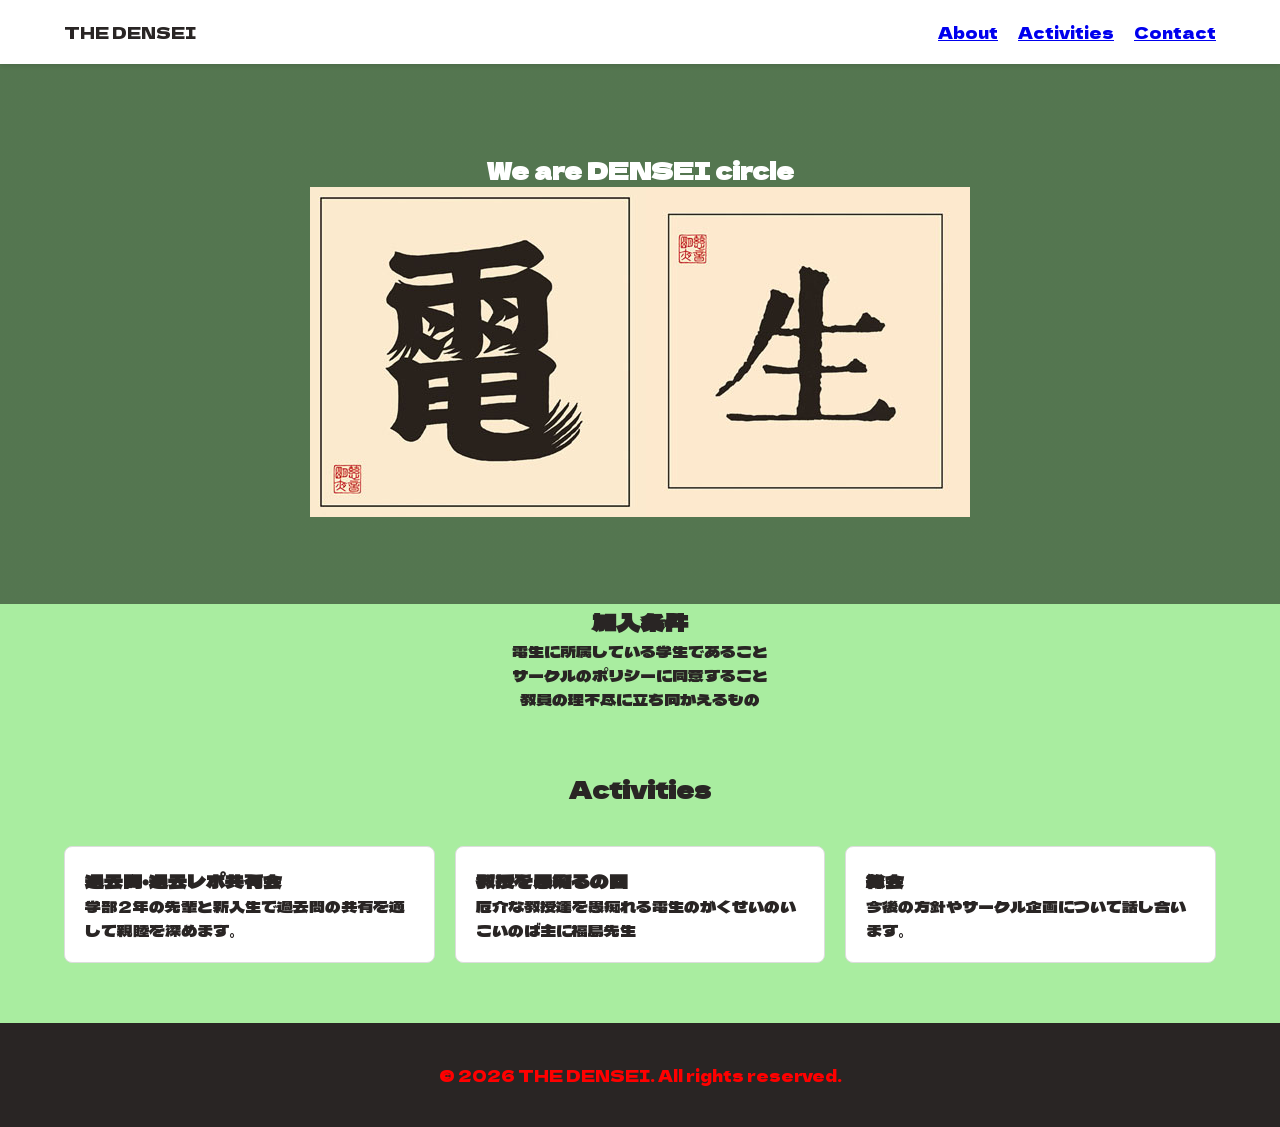
<file: group-work-starter/index.html>
<!DOCTYPE html>
<html lang="ja">
<head>
    <meta charset="UTF-8">
    <meta name="viewport" content="width=device-width, initial-scale=1.0">
    <title>DENSEI circle HP</title>
    <link rel="stylesheet" href="style.css">
    <link rel="preconnect" href="https://fonts.googleapis.com">
    <link rel="preconnect" href="https://fonts.gstatic.com" crossorigin>
    <link href="https://fonts.googleapis.com/css2?family=Dela+Gothic+One&display=swap" rel="stylesheet">
</head>
<body>

    <!-- [Rebuttal: なぜ header タグを使うのか？] 
         単なる div ではなく、文書の「頭」であることを検索エンジンや支援技術に伝えるため。-->
    <header class="header">
        <div class="logo">THE DENSEI</div>
        <nav class="nav">
            <ul class="nav-list">
                <li><a href="#">About</a></li>
                <li><a href="#">Activities</a></li>
                <li><a href="#">Contact</a></li>
            </ul>
        </nav>
    </header>

    <main>
        <!-- ヒーローセクション: キャッチコピーと背景画像 -->
        <section class="hero">
            <h1>We are DENSEI circle</h1>
            <img src="densei.jpg" alt="電生テーマ画像">
        </section>

        <section class="condition">
            <h2 class="list-condition">加入条件</h2>
            <ol>
                <li>電生に所属している学生であること</li>
                <li>サークルのポリシーに同意すること</li>
                <li>教員の理不尽に立ち向かえるもの</li>
            </ol>
        </section>


        <!-- アクティビティ: Gridレイアウトの練習に最適 -->
        <section class="activities">
            <h2 class="section-title">Activities</h2>
            <div class="activity-grid">
                <div class="card">
                    <h3>過去問・過去レポ共有会</h3>
                    <p>学部２年の先輩と新入生で過去問の共有を通して親睦を深めます。</p>
                </div>
                <div class="card">
                    <h3>教授を愚痴るの回</h3>
                    <p>厄介な教授達を愚痴れる電生のがくせいのいこいのば主に福島先生</p>
                </div>
                <div class="card">
                    <h3>総会</h3>
                    <p>今後の方針やサークル企画について話し合います。</p>
                </div>
            </div>
        </section>
    </main>

    <footer class="footer">
        <p>&copy; 2026 THE DENSEI. All rights reserved.</p>
    </footer>

</body>
</html>
</file>
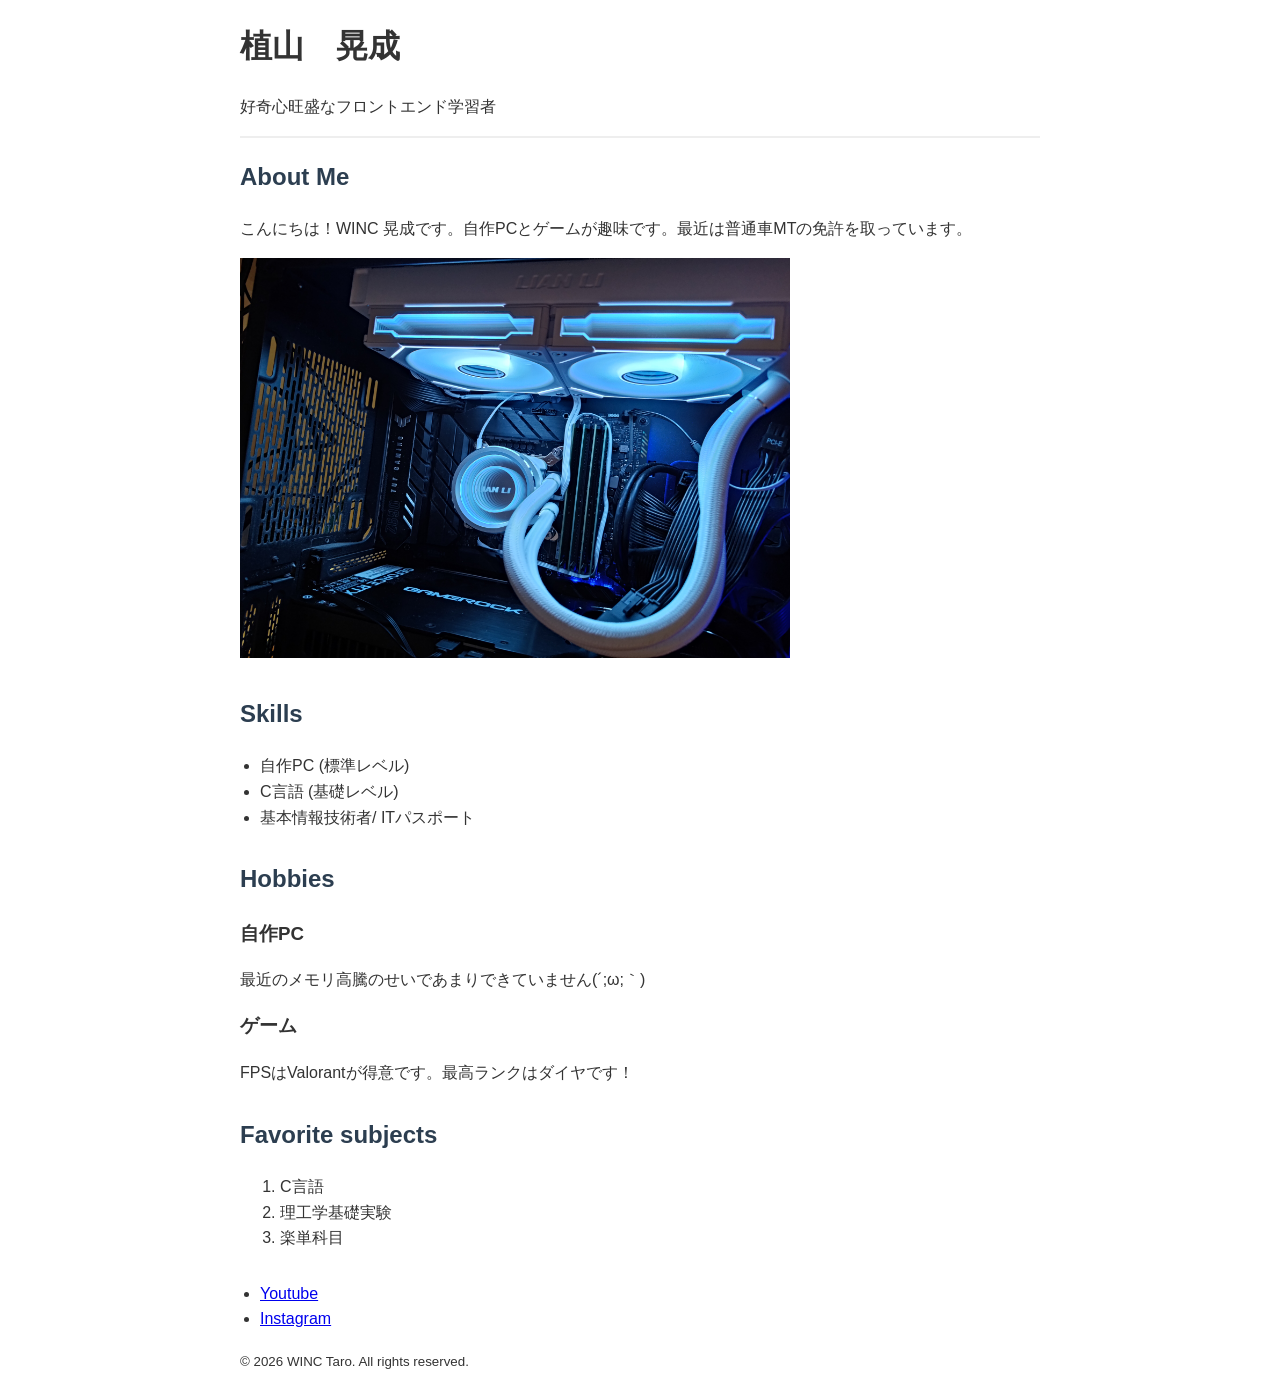
<file: project-core/index.html>
<!DOCTYPE html>
<html lang="ja">
<head>
    <meta charset="UTF-8">
    <meta name="viewport" content="width=device-width, initial-scale=1.0">
    <title>WINC Taro | Identity Card</title>
    <link rel="stylesheet" href="style.css">
</head>
<body>
    <header>
        <h1>植山　晃成</h1>
        <p>好奇心旺盛なフロントエンド学習者</p>
    </header>

    <main>
        <section id="about">
            <h2>About Me</h2>
            <p>こんにちは！WINC 晃成です。自作PCとゲームが趣味です。最近は普通車MTの免許を取っています。</p>
            <img src="pc.jpg" alt="自宅のPC環境の写真" width="550" height="400">
        </section>
        

        <section id="skills">
            <h2>Skills</h2>
            <ul>
                <li>自作PC (標準レベル)</li>
                <li>C言語 (基礎レベル)</li>
                <li>基本情報技術者/ ITパスポート</li>
            </ul>
        </section>

        <section id="hobbies">
            <h2>Hobbies</h2>
            <article>
                <h3>自作PC</h3>
                <p>最近のメモリ高騰のせいであまりできていません(´;ω;｀)</p>
            </article>
            <article>
                <h3>ゲーム</h3>
                <p>FPSはValorantが得意です。最高ランクはダイヤです！</p>
            </article>
        </section>

        <section id="skills">
            <h2>Favorite subjects</h2>
            <ol>
                <li>C言語</li>
                <li>理工学基礎実験</li>
                <li>楽単科目</li>
            </ol>
        </section>

    </main>

    <footer>
        <nav>
            <ul>
                <li><a href="https://www.youtube.com/channel/UCYJr3YnBxu-OpkUawmDAkxw">Youtube</a></li>
                <li><a href="https://www.instagram.com/ackiee_insta">Instagram</a></li>
            </ul>
        </nav>
        <p><small>&copy; 2026 WINC Taro. All rights reserved.</small></p>
    </footer>
</body>
</html>
</file>
<file: group-work-starter/style.css>
/* ==========================================================================
   CSS 変数 (Design Tokens)
   [Rebuttal: なぜ変数を使うのか？]
   色を直接 16 進数で書き込むと、後で「やっぱり青系に変えたい」となった時に
   全行修正する手間（計算コストとミス）が発生するため。
   ========================================================================== */
:root {
    --primary-color: #ea580c; /* サークルのテーマカラー */
    --text-color: #292524;
    --bg-color: #a9eda0;
    --card-bg: #ffffff;
    --gap: 20px;
}

/* 全体設定 */
* {
    margin: 0;
    padding: 0;
    box-sizing: border-box; /* [Critical] これがないと padding でサイズが狂う */
}

body {
    font-family: "Dela Gothic One", sans-serif;
    font-weight: 400;
    font-style: normal;
    color: var(--text-color);
    background-color: var(--bg-color);
}

/* ==========================================================================
   レイアウト (Flexbox & Grid)
   ========================================================================== */

/* ヘッダー: 横並び (Flexbox) */
.header {
    display: flex;
    justify-content: space-between;
    align-items: center;
    padding: 20px 5%;
    background-color: var(--card-bg);
    box-shadow: 0 2px 5px rgba(0,0,0,0.1);
}

.nav-list {
    display: flex;
    list-style: none;
    gap: var(--gap);
}

/* ヒーローエリア */
.hero {
    height: 60vh;
    display: flex;
    flex-direction: column;
    justify-content: center;
    align-items: center;
    text-align: center;
    background: linear-gradient(rgba(0,0,0,0.5), rgba(0,0,0,0.5)), url('https://via.placeholder.com/1200x600');
    background-size: cover;
    color: white;
}

/* アクティビティセクション: 面の配置 (Grid) */
.activities {
    padding: 60px 5%;
}

.section-title {
    text-align: center;
    margin-bottom: 40px;
}

.activity-grid {
    display: grid;
    /* [Rebuttal: なぜ 1fr ではなく 300px 固定にしないのか？]
       画面幅に応じて柔軟に伸び縮みさせることで、ある程度のレスポンシブ性を
       メディアクエリなしで確保するため。 */
    grid-template-columns: repeat(auto-fit, minmax(280px, 1fr));
    gap: var(--gap);
}

/* カードのデザイン */
.card {
    background-color: var(--card-bg);
    padding: 20px;
    border-radius: 8px;
    border: 1px solid #ddd;
    transition: transform 0.3s;
}

.card:hover {
    transform: translateY(-5px);
}

/* フッター */
.footer {
    text-align: center;
    padding: 40px;
    background-color: var(--text-color);
    color: red;
}

/*Fonts*/
.dela-gothic-one-regular {
  font-family: "Dela Gothic One", sans-serif;
  font-weight: 400;
  font-style: normal;
}

.condition {
    text-align: center;
}

.condition ul {
    padding: 0;
    margin: 0 auto;       
    width: fit-content;    
    text-align: center;     
}
</file>
<file: project-core/style.css>
/* Week 01: 構造の作成 (CSSは最小限) */

body {
    font-family: sans-serif;
    line-height: 1.6;
    max-width: 800px;
    margin: 20px auto;
    padding: 0 20px;
    color: #333;
}

header {
    border-bottom: 2px solid #eee;
    margin-bottom: 20px;
}

section {
    margin-bottom: 30px;
}

h2 {
    color: #2c3e50;
}

ul {
    padding-left: 20px;
}
</file>
